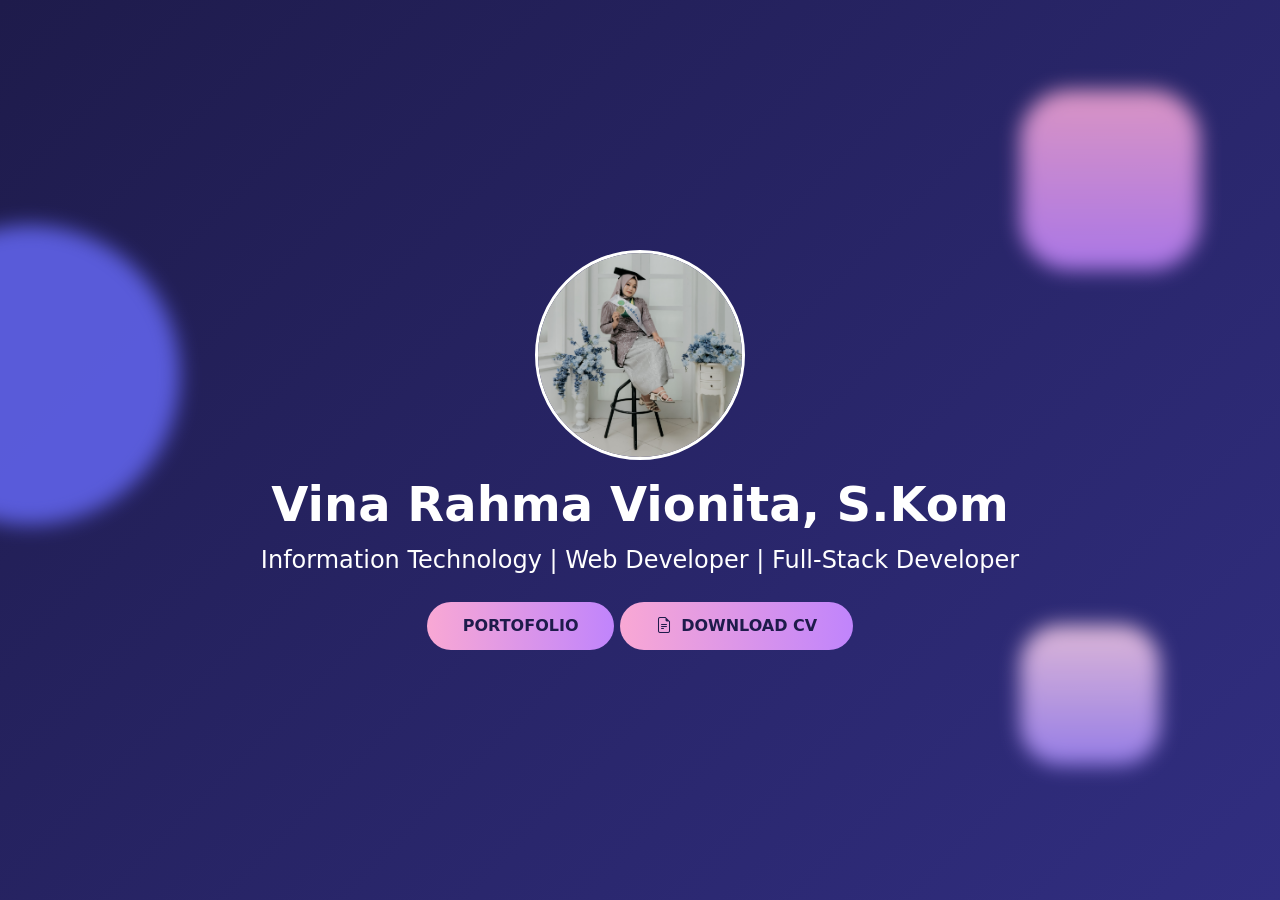
<file: index.html>
<!DOCTYPE html>
<html lang="en">

<head>
    <meta charset="UTF-8">
    <title>Vina Rahma Vionita | Web Developer</title>
    <meta name="viewport" content="width=device-width, initial-scale=1.0">

    <!-- Bootstrap 5 -->
    <link href="https://cdn.jsdelivr.net/npm/bootstrap@5.3.3/dist/css/bootstrap.min.css" rel="stylesheet">
    <link href="https://cdn.jsdelivr.net/npm/bootstrap-icons/font/bootstrap-icons.css" rel="stylesheet">
    <link rel="stylesheet" href="home.css">
</head>

<body>

    <!-- HERO -->
    <section class="hero d-flex align-items-center text-center" id="home">
        <div class="shape shape-1"></div>
        <div class="shape shape-2"></div>
        <div class="shape shape-3"></div>

        <div class="container position-relative hero-content">
            <img src="VINA (9).jpg" alt="Profile Photo" class="profile-photo mb-3 reveal delay-1">

            <h1 class="fw-bold display-5 mb-2 reveal delay-2">
                Vina Rahma Vionita, S.Kom
            </h1>

            <p class="fs-4 mb-4 reveal delay-3 job-title">
                Information Technology | Web Developer | Full-Stack Developer
            </p>

            <a href="about.html" id="btnPortfolio" class="btn btn-portfolio reveal delay-4">
                PORTOFOLIO
            </a>
            <a href="cv.pdf" id="btnPortfolio" class="btn btn-portfolio reveal delay-4" target="_blank">
                <i class="bi bi-file-earmark-text me-1"></i> DOWNLOAD CV
            </a>
        </div>
    </section>
</body>

</html>
</file>
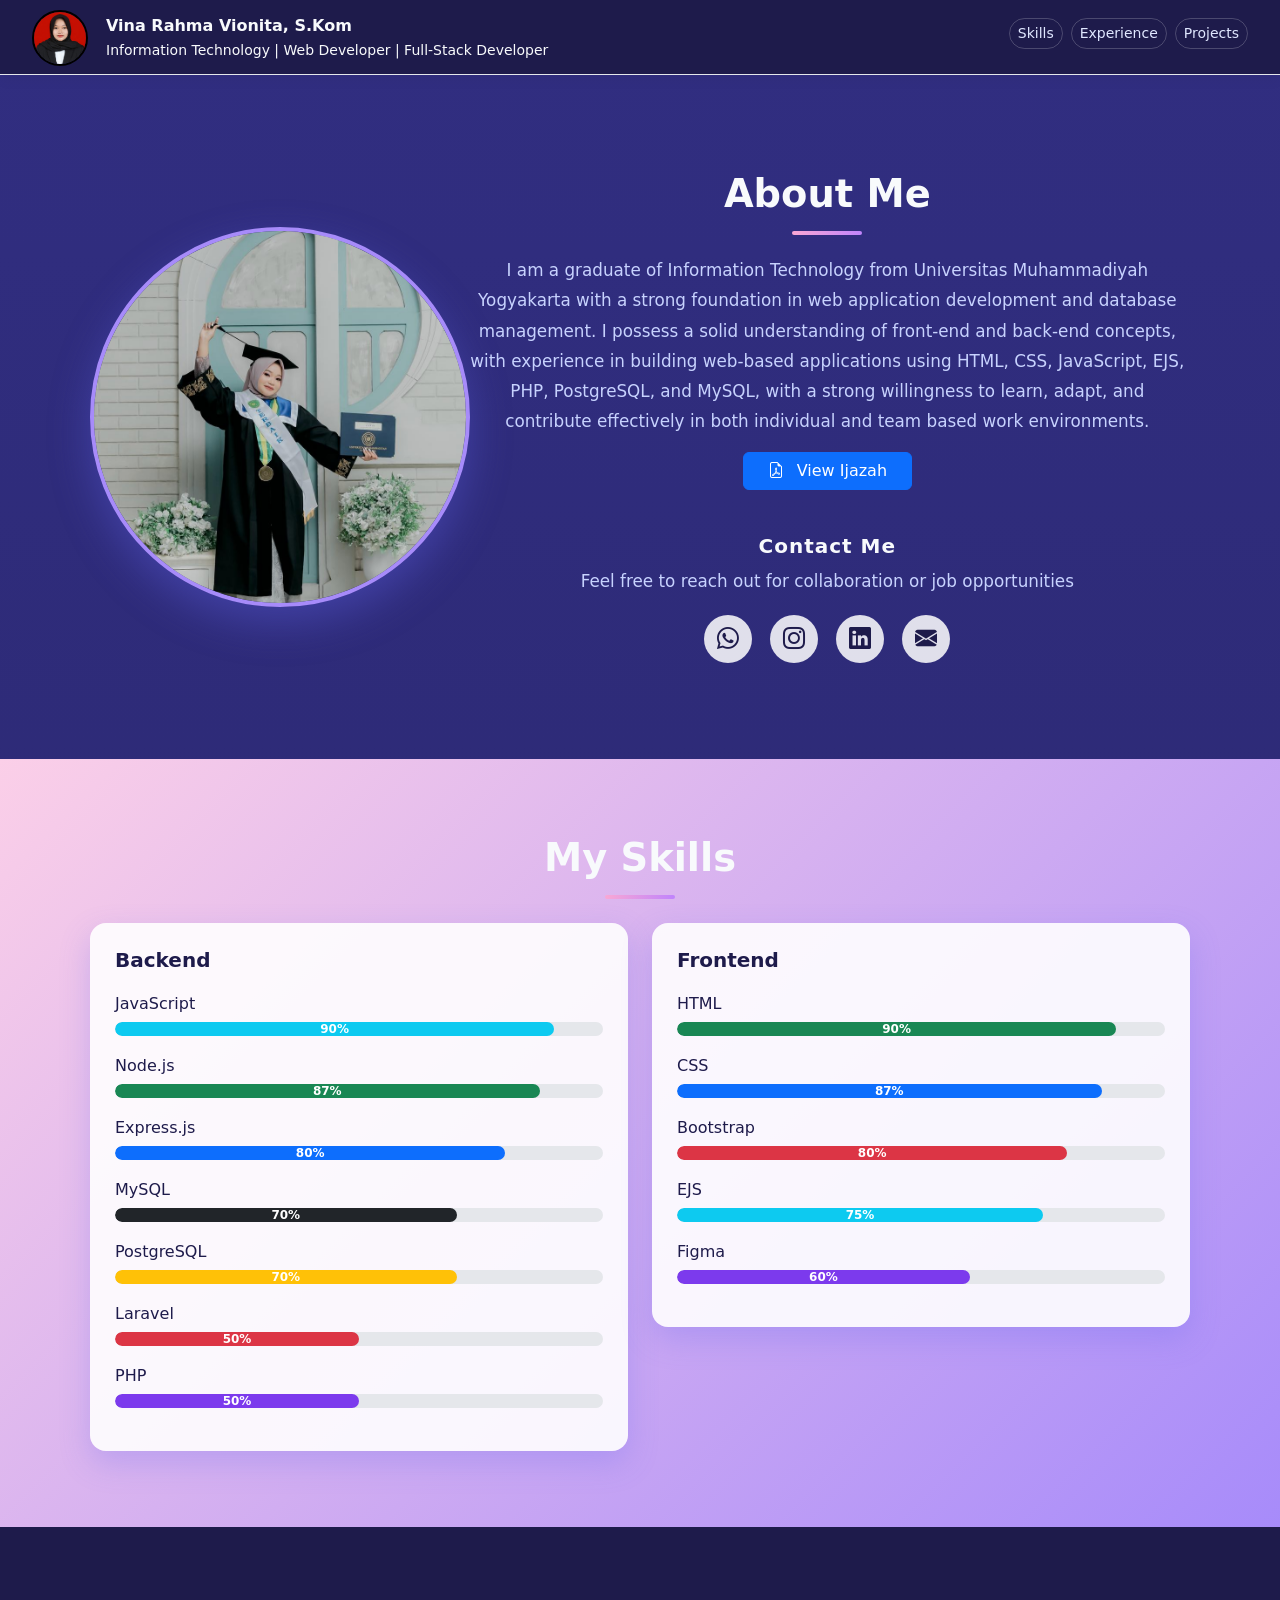
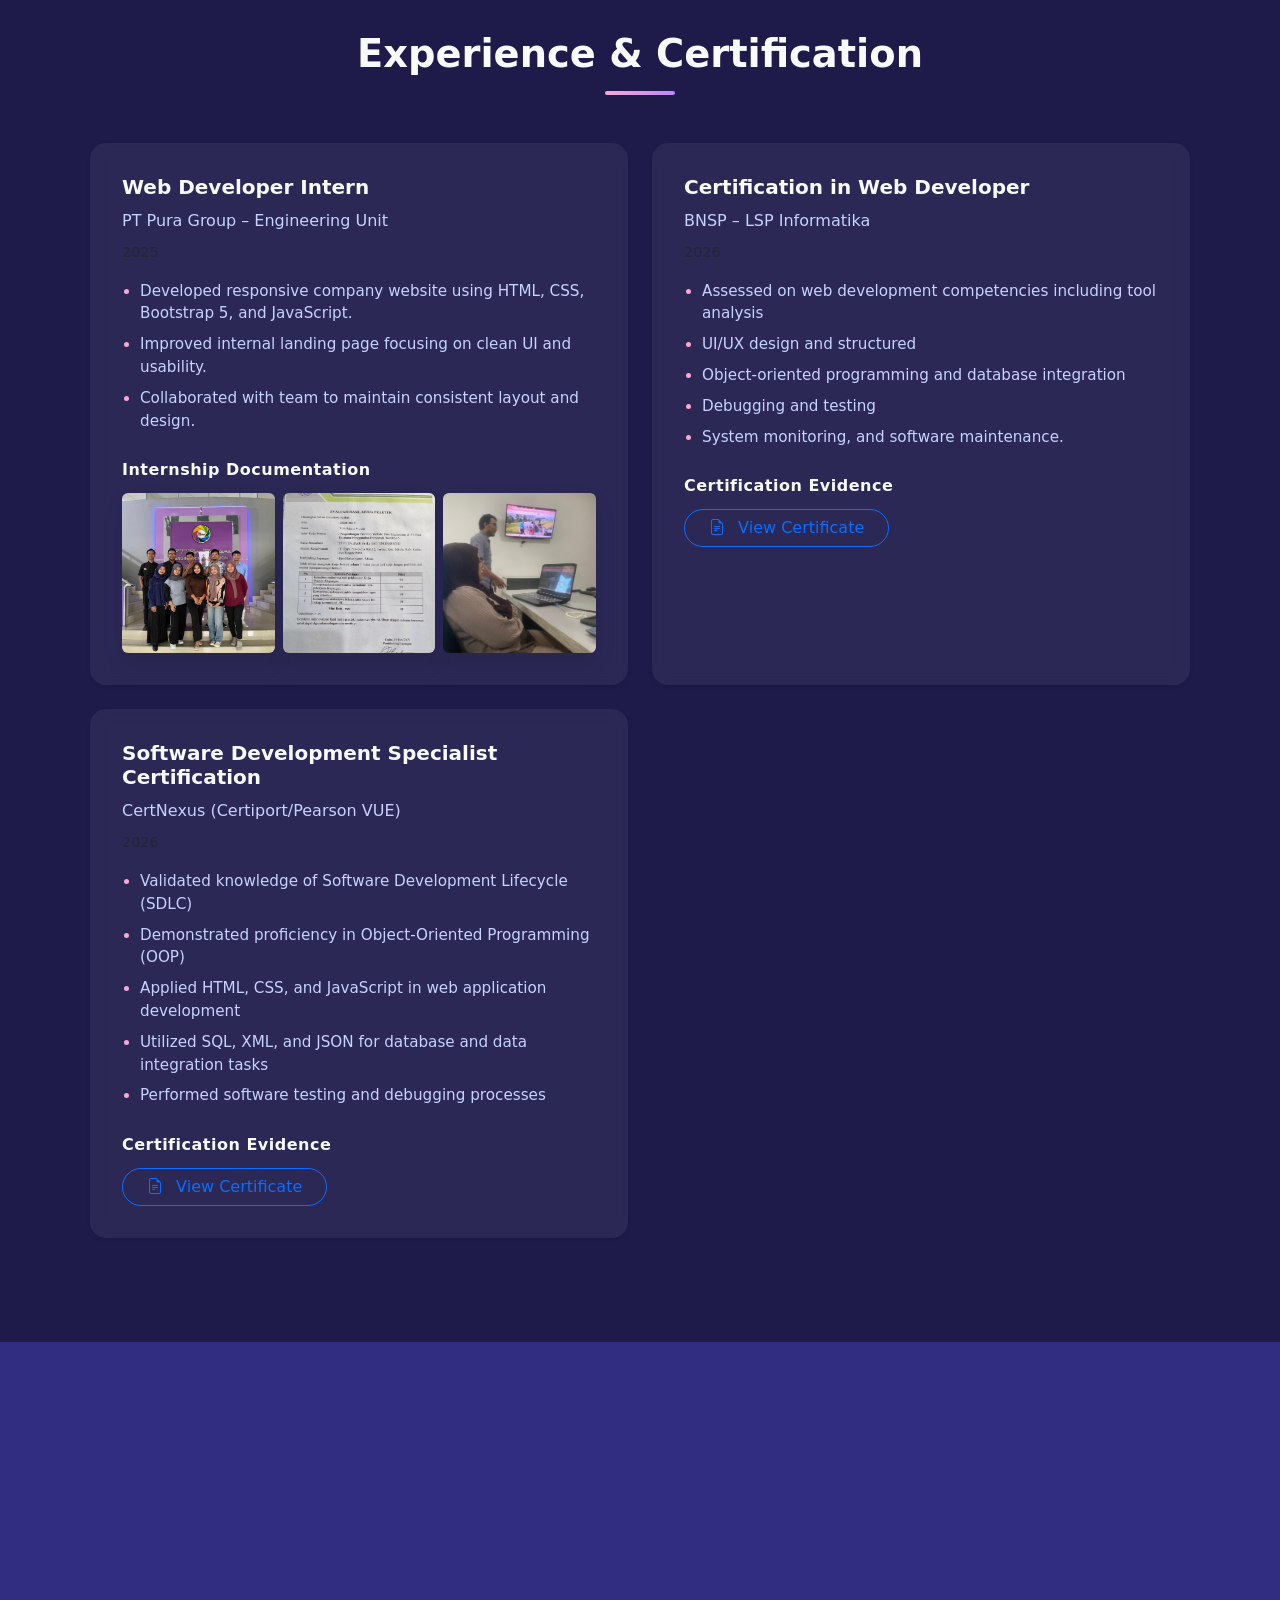
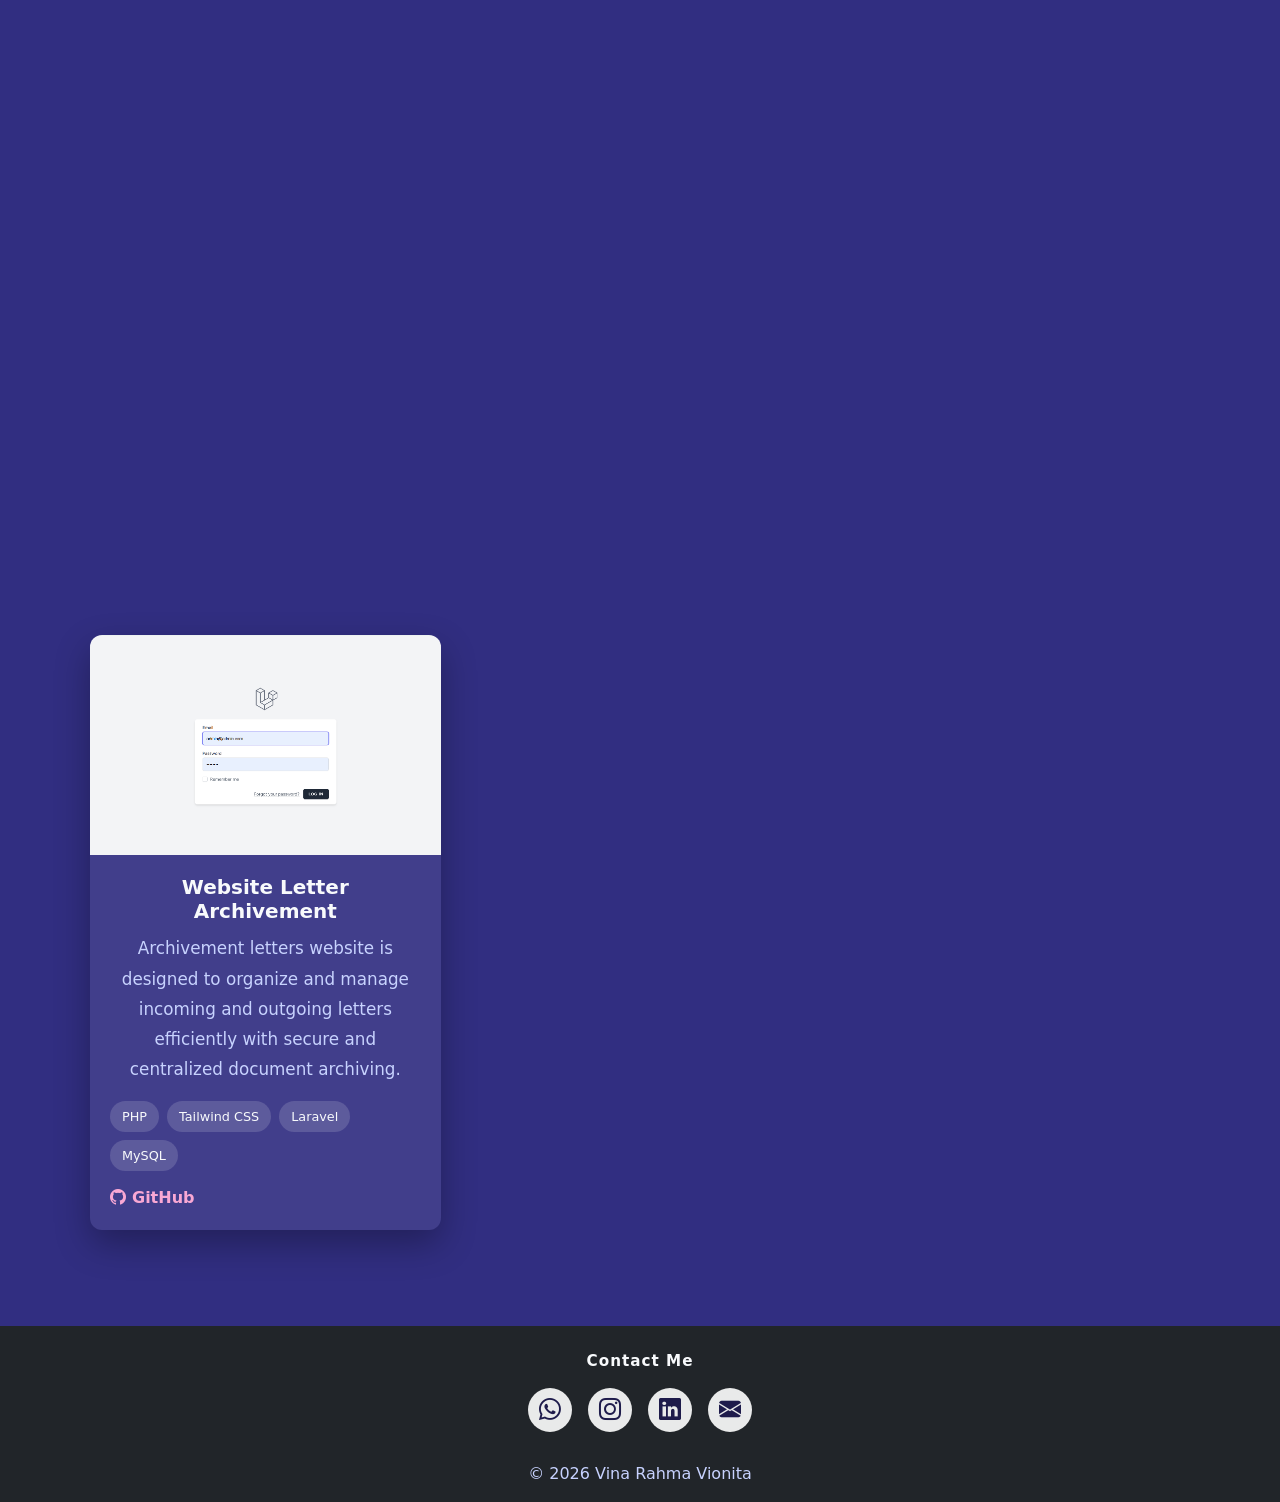
<file: about.html>
<!DOCTYPE html>
<html lang="en">

<head>
    <meta charset="UTF-8">
    <meta name="viewport" content="width=device-width, initial-scale=1.0">
    <title>About Me</title>

    <!-- Bootstrap 5 -->
    <link href="https://cdn.jsdelivr.net/npm/bootstrap@5.3.3/dist/css/bootstrap.min.css" rel="stylesheet">
    <link href="https://cdn.jsdelivr.net/npm/bootstrap-icons/font/bootstrap-icons.css" rel="stylesheet">
    <link rel="stylesheet" href="about.css">
</head>

<body>
    <header class="about-header">
        <div class="container-fluid">
            <div class="d-flex justify-content-between align-items-center">

                <!-- Profile -->
                <div id="headerProfile" class="d-flex align-items-center">
                    <img src="aku.jpg" alt="Profile">
                    <div class="ms-2">
                        <div class="fw-semibold">Vina Rahma Vionita, S.Kom</div>
                        <small class=""> Information Technology | Web Developer | Full-Stack Developer</small>
                    </div>
                </div>

                <!-- Navigation -->
                <nav class="header-nav d-flex gap-2">
                    <a href="#skills" class="btn btn-outline-primary btn-sm">Skills</a>
                    <a href="#experience" class="btn btn-outline-primary btn-sm">Experience</a>
                    <a href="#projects" class="btn btn-outline-primary btn-sm">Projects</a>
                </nav>

            </div>
        </div>
    </header>
    <div class="container mt-3">
        <div class="row align-items-center">

            <!-- FOTO KIRI -->
            <div class="col-lg-4 text-center mb-4 mb-lg-0">
                <img src="wsd.jpg" alt="Profile Photo" class="about-photo reveal delay-1">
            </div>

            <!-- KONTEN KANAN -->
            <div class="col-lg-8">
                <h2 class="section-title text-center reveal delay-2">About Me</h2>
                <p class="reveal delay-3">
                    I am a graduate of Information Technology from Universitas Muhammadiyah Yogyakarta with a strong
                    foundation
                    in web application development and database management. I possess a solid understanding of front-end
                    and
                    back-end concepts, with experience in building web-based applications using HTML, CSS, JavaScript,
                    EJS, PHP,
                    PostgreSQL, and MySQL, with a strong willingness to learn, adapt, and contribute effectively in both
                    individual and team based work environments.
                </p>
                <!-- BUTTON IJASAH -->
                <div class="text-center mt-3 reveal delay-3">
                    <a href="Ijazah.pdf" target="_blank" class="btn btn-primary px-4">
                        <i class="bi bi-file-earmark-pdf me-2"></i>
                        View Ijazah
                    </a>
                </div>

                <!-- CONTACT -->
                <div class="contact-title mt-4 mb-2 text-center reveal delay-4">
                    <h5>Contact Me</h5>
                    <p class="small">
                        Feel free to reach out for collaboration or job opportunities
                    </p>
                </div>

                <div class="contact-icons reveal delay-4">
                    <a href="https://wa.me/6285951522164" target="_blank" class="contact-link wa">
                        <i class="bi bi-whatsapp"></i>
                    </a>
                    <a href="https://instagram.com/vinarahma___" target="_blank" class="contact-link ig">
                        <i class="bi bi-instagram"></i>
                    </a>
                    <a href="https://www.linkedin.com/in/vina-rahma-vionita-a62244301" target="_blank"
                        class="contact-link li">
                        <i class="bi bi-linkedin"></i>
                    </a>
                    <a href="https://mail.google.com/mail/?view=cm&fs=1&to=vinarahmavionita824@gmail.com"
                        target="_blank" class="contact-link mail">
                        <i class="bi bi-envelope-fill"></i>
                    </a>
                </div>
            </div>

        </div>
    </div>

    <section id="skills" class="skills-section mt-3">
        <div class="container py-3">
            <h2 class="section-title text-center mb-4 reveal delay-1">My Skills</h2>

            <div class="row g-4">
                <!-- BACKEND -->
                <div class="col-md-6">
                    <div class="skill-card reveal delay-2">
                        <h5 class="skill-title">Backend</h5>

                        <div class="skill">
                            <span>JavaScript</span>
                            <div class="progress">
                                <div class="progress-bar bg-info" data-progress="90">0%</div>
                            </div>
                        </div>

                        <div class="skill">
                            <span>Node.js</span>
                            <div class="progress">
                                <div class="progress-bar bg-success" data-progress="87">0%</div>
                            </div>
                        </div>
                        <div class="skill">
                            <span>Express.js</span>
                            <div class="progress">
                                <div class="progress-bar bg-primary" data-progress="80">0%</div>
                            </div>
                        </div>

                        <div class="skill">
                            <span>MySQL</span>
                            <div class="progress">
                                <div class="progress-bar bg-dark" data-progress="70">0%</div>
                            </div>
                        </div>

                        <div class="skill">
                            <span>PostgreSQL</span>
                            <div class="progress">
                                <div class="progress-bar bg-warning" data-progress="70">0%</div>
                            </div>
                        </div>

                        <div class="skill">
                            <span>Laravel</span>
                            <div class="progress">
                                <div class="progress-bar bg-danger" data-progress="50">0%</div>
                            </div>
                        </div>

                        <div class="skill">
                            <span>PHP</span>
                            <div class="progress">
                                <div class="progress-bar bg-purple" data-progress="50">0%</div>
                            </div>
                        </div>

                    </div>
                </div>

                <!-- FRONTEND -->
                <div class="col-md-6">
                    <div class="skill-card reveal delay-3">
                        <h5 class="skill-title">Frontend</h5>

                        <div class="skill">
                            <span>HTML</span>
                            <div class="progress">
                                <div class="progress-bar bg-success" data-progress="90">0%</div>
                            </div>
                        </div>

                        <div class="skill">
                            <span>CSS</span>
                            <div class="progress">
                                <div class="progress-bar bg-primary" data-progress="87">0%</div>
                            </div>
                        </div>

                        <div class="skill">
                            <span>Bootstrap</span>
                            <div class="progress">
                                <div class="progress-bar bg-danger" data-progress="80">0%</div>
                            </div>
                        </div>

                        <div class="skill">
                            <span>EJS</span>
                            <div class="progress">
                                <div class="progress-bar bg-info" data-progress="75">0%</div>
                            </div>
                        </div>

                        <div class="skill">
                            <span>Figma</span>
                            <div class="progress">
                                <div class="progress-bar bg-purple" data-progress="60">0%</div>
                            </div>
                        </div>
                    </div>
                </div>
            </div>
        </div>
    </section>
    <!-- EXPERIENCE -->
    <section id="experience" class="bg-light py-4">
        <div class="container">
            <h2 class="section-title text-center mb-5 reveal delay-1">Experience & Certification</h2>

            <div class="row g-4">

                <!-- INTERNSHIP CARD -->
                <div class="col-lg-6">
                    <div class="card experience-card h-100 shadow-sm reveal delay-2">
                        <div class="card-body">
                            <h5 class="fw-bold">Web Developer Intern</h5>
                            <p class="mb-1 text-start">PT Pura Group – Engineering Unit</p>
                            <small class="text-muted">2025</small>

                            <ul class="mt-3">
                                <li>Developed responsive company website using HTML, CSS, Bootstrap 5, and JavaScript.
                                </li>
                                <li>Improved internal landing page focusing on clean UI and usability.</li>
                                <li>Collaborated with team to maintain consistent layout and design.</li>
                            </ul>

                            <!-- FOTO BUKTI MAGANG -->
                            <div class="mt-4 reveal delay-2">
                                <p class="fw-semibold mb-2 text-start">Internship Documentation</p>
                                <div class="row g-2">
                                    <div class="col-4">
                                        <img src="m1.jpg" class="img-fluid rounded experience-photo" alt="">
                                    </div>
                                    <div class="col-4">
                                        <img src="m2.jpg" class="img-fluid rounded experience-photo" alt="">
                                    </div>
                                    <div class="col-4">
                                        <img src="m3.jpg" class="img-fluid rounded experience-photo" alt="">
                                    </div>
                                </div>
                            </div>
                        </div>
                    </div>
                </div>

                <!-- CERTIFICATION CARD -->
                <div class="col-lg-6">
                    <div class="card experience-card h-100 shadow-sm reveal delay-3">
                        <div class="card-body">
                            <h5 class="fw-bold">Certification in Web Developer</h5>
                            <p class="mb-1 text-start">BNSP – LSP Informatika</p>
                            <small class="text-muted">2026</small>
                            <ul class="mt-3">
                                <li>Assessed on web development competencies including tool analysis </li>
                                <li>UI/UX design and structured </li>
                                <li>Object-oriented programming and database integration </li>
                                <li> Debugging and testing </li>
                                <li>System monitoring, and software maintenance.</li>
                            </ul>
                            <!-- CERTIFICATION EVIDENCE -->
                            <div class="mt-4">
                                <p class="fw-semibold mb-2 text-start">Certification Evidence</p>

                                <a href="SertificateWeb.pdf" target="_blank" class="btn btn-outline-primary px-4">
                                    <i class="bi bi-file-earmark-text me-2"></i>
                                    View Certificate
                                </a>
                            </div>
                        </div>
                    </div>
                </div>
                <div class="col-lg-6">
                    <div class="card experience-card h-100 shadow-sm reveal delay-3">
                        <div class="card-body">
                            <h5 class="fw-bold">Software Development Specialist Certification</h5>
                            <p class="mb-1 text-start">CertNexus (Certiport/Pearson VUE)</p>
                            <small class="text-muted">2026</small>
                            <ul class="mt-3">
                                <li>Validated knowledge of Software Development Lifecycle (SDLC)</li>
                                <li>Demonstrated proficiency in Object-Oriented Programming (OOP)</li>
                                <li>Applied HTML, CSS, and JavaScript in web application development </li>
                                <li>Utilized SQL, XML, and JSON for database and data integration tasks</li>
                                <li>Performed software testing and debugging processes</li>
                            </ul>
                            <!-- CERTIFICATION EVIDENCE -->
                            <div class="mt-4">
                                <p class="fw-semibold mb-2 text-start">Certification Evidence</p>

                                <a href="inter.pdf" target="_blank" class="btn btn-outline-primary px-4">
                                    <i class="bi bi-file-earmark-text me-2"></i>
                                    View Certificate
                                </a>
                            </div>
                        </div>
                    </div>
                </div>

            </div>
        </div>
    </section>

    <!-- PROJECTS -->
    <section id="projects" class="py-3">
        <div class="container">
            <h2 class="section-title text-center mb-5 reveal delay-1">Projects</h2>

            <div class="row g-4">

                <!-- Project 1 -->
                <div class="col-lg-4 col-md-6 reveal delay-2">
                    <div class="project-card h-100" data-title="Chatbot Prodi TI UMY" data-images='[
            "c1.png","c2.png","c3.png","c4.png","c5.png",
            "c6.png","c8.png","c9.png","c10.png","c11.png"
         ]'>

                        <!-- IMAGE (CLICK → MODAL GALLERY) -->
                        <div class="project-thumbnail" data-bs-toggle="modal" data-bs-target="#projectModal">
                            <img src="c1.png" class="d-block w-100" alt="Chatbot Prodi TI UMY">
                        </div>

                        <!-- CONTENT -->
                        <div class="project-content">
                            <h5>Chatbot Prodi TI UMY</h5>
                            <p class="project-desc">
                                Web-based academic consultation chatbot developed using the Waterfall development method
                                and AI via openrouter.ai, with login integrated directly with Moodle MyKlass UMY,
                                designed to provide fast and structured academic information for IT UMY students.
                            </p>

                            <ul class="project-tech">
                                <li>EJS</li>
                                <li>CSS</li>
                                <li>Node.js</li>
                                <li>Express.js</li>
                                <li>JavaScript</li>
                                <li>PostgreSQL</li>
                            </ul>

                            <div class="project-links">
                                <a href="https://github.com/VinaRahmaVionita/Chatbot_ProdiTI" target="_blank">
                                    <i class="bi bi-github"></i> GitHub
                                </a>
                            </div>
                        </div>

                    </div>
                </div>

                <!-- Project 2 -->
                <div class="col-lg-4 col-md-6 reveal delay-3">
                    <div class="project-card h-100" data-title="Website Pura Engineering" data-images='[
            "p1.png","p2.png","p3.png","p4.png","p5.png",
            "p6.png","p7.png","p8.png","p9.png","p10.png"
         ]'>

                        <!-- IMAGE (CLICK → MODAL) -->
                        <div class="project-thumbnail" data-bs-toggle="modal" data-bs-target="#projectModal">
                            <img src="p1.png" class="d-block w-100" alt="">
                        </div>

                        <!-- CONTENT -->
                        <div class="project-content">
                            <h5>Website Pura Engineering</h5>
                            <p class="project-desc">
                                The Pura Engineering website is designed to present company information clearly and
                                professionally, providing easy access to services, products, and internal resources
                                through a responsive and user-friendly interface.
                            </p>

                            <ul class="project-tech">
                                <li>HTML</li>
                                <li>CSS</li>
                                <li>Bootstrap 5</li>
                                <li>JavaScript</li>
                            </ul>

                            <div class="project-links">
                                <a href="https://github.com/VinaRahmaVionita/Magang_PuraEngineering">
                                    <i class="bi bi-github"></i> GitHub
                                </a>
                                <a href="https://vinarahmavionita.github.io/Magang_PuraEngineering/" target="_blank">
                                    <i class="bi bi-box-arrow-up-right"></i> Live
                                </a>
                            </div>
                        </div>
                    </div>
                </div>

                <!-- Project 3 -->
                <div class="col-lg-4 col-md-6 reveal delay-4 ">
                    <div class="project-card h-100" data-title="Website Rapor PKBM Reksonegaran" data-images='[
            "r1.png","r2.png","r3.png","r4.png","r5.png","r6.png"
         ]'>

                        <div class="project-thumbnail" data-bs-toggle="modal" data-bs-target="#projectModal">
                            <img src="r1.png" class="d-block w-100" alt="">
                        </div>

                        <div class="project-content">
                            <h5>Website Rapor PKBM Reksonegaran</h5>
                            <p class="project-desc">
                                The PKBM Reksonegaran report website is designed to simplify academic reporting by
                                allowing students to independently download and print report cards in PDF format.
                            </p>

                            <ul class="project-tech">
                                <li>EJS</li>
                                <li>CSS</li>
                                <li>Node.js</li>
                                <li>Express.js</li>
                                <li>JavaScript</li>
                                <li>MySQL</li>
                            </ul>

                            <div class="project-links">
                                <a href="https://github.com/VinaRahmaVionita/PKBM">
                                    <i class="bi bi-github"></i> GitHub
                                </a>
                                <a href="rapor.pdf" target="_blank">
                                    <i class="bi bi-box-arrow-up-right"></i> Raport Result
                                </a>
                            </div>
                        </div>
                    </div>
                </div>

                <!-- Project 4 -->
                <div class="col-lg-4 col-md-6 reveal delay-5">
                    <div class="project-card h-100" data-title="Website Letter Archivement" data-images='[
            "l1.png","l2.png","l3.png","l4.png",
            "l5.png","l6.png","l7.png","l8.png"
         ]'>

                        <div class="project-thumbnail" data-bs-toggle="modal" data-bs-target="#projectModal">
                            <img src="l1.png" class="d-block w-100" alt="">
                        </div>

                        <div class="project-content">
                            <h5>Website Letter Archivement</h5>
                            <p class="project-desc">
                                Archivement letters website is designed to organize and manage incoming and outgoing
                                letters efficiently with secure and centralized document archiving.
                            </p>

                            <ul class="project-tech">
                                <li>PHP</li>
                                <li>Tailwind CSS</li>
                                <li>Laravel</li>
                                <li>MySQL</li>
                            </ul>

                            <div class="project-links">
                                <a href="https://github.com/VinaRahmaVionita/arsip_surat1">
                                    <i class="bi bi-github"></i> GitHub
                                </a>
                            </div>
                        </div>
                    </div>
                </div>
            </div>
        </div>
    </section>

    <!-- MODAL GALLERY -->
    <div class="modal fade" id="projectModal" tabindex="-1">
        <div class="modal-dialog modal-dialog-centered modal-xl modal-fullscreen-md-down">
            <div class="modal-content bg-dark">

                <div class="modal-header border-0">
                    <h5 class="modal-title text-white" id="modalTitle"></h5>
                    <button type="button" class="btn-close btn-close-white" data-bs-dismiss="modal"></button>
                </div>

                <!-- 🔥 PENTING -->
                <div class="modal-body project-modal-body">
                    <div id="modalCarousel" class="carousel slide h-100" data-bs-ride="false">
                        <div class="carousel-inner h-100" id="modalCarouselInner"></div>

                        <button class="carousel-control-prev" type="button" data-bs-target="#modalCarousel"
                            data-bs-slide="prev">
                            <span class="carousel-control-prev-icon"></span>
                        </button>

                        <button class="carousel-control-next" type="button" data-bs-target="#modalCarousel"
                            data-bs-slide="next">
                            <span class="carousel-control-next-icon"></span>
                        </button>
                    </div>
                </div>

            </div>
        </div>
    </div>


    <!-- FOOTER -->
    <footer class="bg-dark text-white text-center py-3">
        <h6 class="footer-title">Contact Me</h6>
        <div class="contact-icons">
            <a href="https://wa.me/6285951522164" target="_blank" class="contact-link wa">
                <i class="bi bi-whatsapp"></i>
            </a>
            <a href="https://instagram.com/vinarahma___" target="_blank" class="contact-link ig">
                <i class="bi bi-instagram"></i>
            </a>
            <a href="https://www.linkedin.com/in/vina-rahma-vionita-a62244301" target="_blank" class="contact-link li">
                <i class="bi bi-linkedin"></i>
            </a>
            <a href="https://mail.google.com/mail/?view=cm&fs=1&to=vinarahmavionita824@gmail.com" target="_blank"
                class="contact-link mail">
                <i class="bi bi-envelope-fill"></i>
            </a>
        </div>
        <p class="mb-0">© 2026 Vina Rahma Vionita</p>
    </footer>
    <script src="https://cdn.jsdelivr.net/npm/bootstrap@5.3.3/dist/js/bootstrap.bundle.min.js"></script>

    <script>
        document.querySelectorAll('.project-card').forEach(card => {
            card.addEventListener('click', () => {

                const title = card.dataset.title;
                const images = JSON.parse(card.dataset.images);

                document.getElementById('modalTitle').textContent = title;

                const carouselInner = document.getElementById('modalCarouselInner');
                carouselInner.innerHTML = '';

                images.forEach((img, index) => {
                    carouselInner.innerHTML += `
                <div class="carousel-item ${index === 0 ? 'active' : ''}">
                    <img src="${img}" class="d-block w-100 modal-img">
                </div>
            `;
                });
            });
        });
        document.addEventListener("DOMContentLoaded", function () {

            const reveals = document.querySelectorAll('.reveal');

            const observer = new IntersectionObserver(
                entries => {
                    entries.forEach(entry => {
                        if (entry.isIntersecting) {
                            entry.target.classList.add('show');
                            observer.unobserve(entry.target); // animasi sekali
                        }
                    });
                },
                { threshold: 0.15 }
            );

            // 🔥 INI YANG KAMU LUPA
            reveals.forEach(el => observer.observe(el));

        });

        document.addEventListener("DOMContentLoaded", function () {

            const skillCards = document.querySelectorAll(".skill-card");

            const skillObserver = new IntersectionObserver(
                entries => {
                    entries.forEach(entry => {
                        if (entry.isIntersecting) {

                            const bars = entry.target.querySelectorAll(".progress-bar");

                            bars.forEach(bar => {
                                const value = bar.dataset.progress;
                                bar.style.width = value + "%";
                                bar.textContent = value + "%";
                            });

                            skillObserver.unobserve(entry.target); // jalan sekali
                        }
                    });
                },
                { threshold: 0.4 }
            );

            skillCards.forEach(card => skillObserver.observe(card));
        });
    </script>

</body>

</html>
</file>
<file: home.css>
body {
     scroll-behavior: smooth;
     overflow-x: hidden;
 }

 /* ===== HERO ===== */
 .hero {
     min-height: 100vh;
     background: linear-gradient(135deg, #1e1b4b, #312e81);
     position: relative;
     color: white;
 }

 .shape {
     position: absolute;
     border-radius: 50%;
     filter: blur(10px);
     opacity: 0.85;
 }

 .shape-1 {
     width: 300px;
     height: 300px;
     background: #6366f1;
     top: 25%;
     left: -120px;
 }

 .shape-2 {
     width: 180px;
     height: 180px;
     background: linear-gradient(180deg, #f9a8d4, #c084fc);
     top: 10%;
     right: 80px;
     border-radius: 50px;
 }

 .shape-3 {
     width: 140px;
     height: 140px;
     background: linear-gradient(180deg, #fbcfe8, #a78bfa);
     bottom: 15%;
     right: 120px;
     border-radius: 40px;
 }

 .profile-icon {
     width: 90px;
     height: 90px;
     border-radius: 50%;
     border: 2px solid white;
     display: flex;
     align-items: center;
     justify-content: center;
     font-size: 36px;
     margin: 0 auto 20px;
 }

 .btn-portfolio {
     background: linear-gradient(90deg, #f9a8d4, #c084fc);
     color: #1e1b4b;
     border-radius: 30px;
     padding: 12px 36px;
     font-weight: 600;
     border: none;
 }

 .profile-photo {
     width: 210px;
     height: 210px;
     object-fit: cover;
     border-radius: 50%;
     border: 3px solid white;
 }

 #profileWrapper {
  transition: all 0.9s ease-in-out;
}

body.go-about #profileWrapper {
  position: fixed;
  top: 20px;
  right: 20px;
  display: flex;
  align-items: center;
  gap: 12px;
  transform: scale(0.6);
  z-index: 9999;
}

body.go-about .profile-photo {
  width: 60px;
  height: 60px;
}

/* ===== HERO CONTENT ANIMATION ===== */
.hero-content {
    opacity: 1;
}

/* initial state */
.reveal {
    opacity: 0;
    transform: translateY(40px) scale(0.96);
    animation: revealUp 1s ease forwards;
}

/* delay animation */
.delay-1 { animation-delay: 0.4s; }
.delay-2 { animation-delay: 0.7s; }
.delay-3 { animation-delay: 1s; }
.delay-4 { animation-delay: 1.3s; }

@keyframes revealUp {
    to {
        opacity: 1;
        transform: translateY(0) scale(1);
    }
}

/* ===== FLOATING SHAPES ===== */
.shape-1 {
    animation: float 8s ease-in-out infinite;
}
.shape-2 {
    animation: float 10s ease-in-out infinite;
}
.shape-3 {
    animation: float 12s ease-in-out infinite;
}

@keyframes float {
    0%, 100% {
        transform: translateY(0);
    }
    50% {
        transform: translateY(-25px);
    }
}
</file>
<file: about.css>
/* ===== HEADER ===== */
body {
    background: linear-gradient(180deg,
            #312e81 0%,
            #1e1b4b 100%);
    color: #f8fafc;
}

.about-header {
    position: sticky;
    top: 0;
    z-index: 1000;
    padding: 12px 20px;
    box-shadow: 0 4px 14px rgba(0, 0, 0, 0.05);
    background: rgba(221, 220, 223, 0.9);
    backdrop-filter: blur(10px);
    border-bottom: 1px solid rgba(255, 255, 255, 0.08);
}

.about-header img {
    width: 42px;
    height: 42px;
    border-radius: 50%;
    object-fit: cover;
}

.header-nav .btn {
    border-radius: 20px;
    font-weight: 500;
    transition: all 0.3s ease;
    color: #e0e7ff;
    border-color: rgba(255, 255, 255, 0.2);
}

.header-nav .btn:hover {
    background: linear-gradient(90deg, #f9a8d4, #6366f1);
    color: #1e1b4b;
    border-color: transparent;
}

.about-header {
    height: 75px;
    background: #1e1b4b;
    border-bottom: 1px solid #e5e7eb;
    padding: 0 20px;
    position: sticky;
    top: 0;
    z-index: 1000;
}

#headerProfile img {
    border: 2px solid #a78bfa;
}

.about-photo {
    width: 380px;
    height: 380px;
    object-fit: cover;
    border-radius: 50%;
    /* ⬅️ ini kuncinya */
    border: 4px solid #a78bfa;
    box-shadow: 0 16px 40px rgba(99, 102, 241, 0.35);
    /* opsional, biar clean */
}

/* Mobile */
@media (max-width: 768px) {
    .about-photo {
        width: 180px;
        height: 180px;
    }
}

/* Profile */
#headerProfile {
    gap: 10px;
    padding-top: 10px;
}

#headerProfile img {
    width: 56px;
    height: 56px;
    border-radius: 50%;
    object-fit: cover;
    border: 2px solid #000000;
}

/* ===== ABOUT SECTION ===== */
.container {
    padding: 80px 20px;
}

/* Title */
.section-title {
    font-size: 2.4rem;
    font-weight: 700;
    color: #f8fafc;
    margin-bottom: 20px;
    position: relative;
}

/* garis bawah halus */
.section-title::after {
    content: "";
    display: block;
    width: 70px;
    height: 4px;
    background: linear-gradient(90deg, #f9a8d4, #c084fc);
    margin: 14px auto 0;
    border-radius: 10px;
}

/* Description */
.container p {
    font-size: 1.05rem;
    line-height: 1.8;
    color: #c7d2fe;
    text-align: center;
}

/* ===== SKILLS SECTION ===== */
.skills-section {
    padding: 60px 0;
    background: linear-gradient(135deg, #fbcfe8, #a78bfa);
    color: #1e1b4b;
}

.skill-card {
    background: rgba(255, 255, 255, 0.9);
    box-shadow: 0 12px 30px rgba(99, 102, 241, 0.25);
    padding: 25px;
    border-radius: 16px;
}

.skill-title {
    font-weight: 700;
    color: #1e1b4b;
    margin-bottom: 20px;
}

.skill {
    margin-bottom: 18px;
}

.skill span {
    display: block;
    font-weight: 500;
    margin-bottom: 6px;
}

.progress {
    height: 14px;
    border-radius: 30px;
    background: rgba(30, 27, 75, 0.15);
    background-color: #e5e7eb;
}

.progress-bar {
    border-radius: 30px;
    font-size: 12px;
    font-weight: 600;
    transition: width 1s ease-in-out;
}

/* Custom color */
.bg-purple {
    background: #7c3aed;
}


/* ===== RESPONSIVE ===== */
@media (max-width: 768px) {
    .section-title {
        font-size: 2rem;
    }

    .container p {
        font-size: 1rem;
    }
}

/* ===== CONTACT ICONS ===== */

.contact-title h5 {
    padding-top: 20px;
    font-weight: 700;
    letter-spacing: 1px;
}

.contact-title p {
    margin-bottom: 0;
}


.contact-icons {
    padding-top: 10px;
    display: flex;
    justify-content: center;
    gap: 18px;
}

.contact-link {
    width: 48px;
    height: 48px;
    border-radius: 50%;
    background: rgba(255, 255, 255, 0.85);
    color: #1e1b4b;
    display: flex;
    align-items: center;
    justify-content: center;
    font-size: 22px;
    transition: all 0.3s ease;
}

.contact-link:hover {
    transform: translateY(-5px);
    color: white;
    background: linear-gradient(135deg, #f9a8d4, #6366f1);
}

/* Brand colors */
.contact-link.wa:hover {
    background: #25D366;
}

.contact-link.ig:hover {
    background: linear-gradient(45deg, #f58529, #dd2a7b, #8134af);
}

.contact-link.li:hover {
    background: #0A66C2;
}

.contact-link.mail:hover {
    background: #ef4444;
}

/*EXPERIENCE SECTION*/
/* ===== EXPERIENCE SECTION ===== */
#experience {
    padding: 80px 0;
    background: #1e1b4b !important;
}

/* Card Experience */
/* EXPERIENCE */
.experience-card {
    background: rgba(255, 255, 255, 0.06);
    backdrop-filter: blur(8px);
    border-radius: 16px;
    border: none;
}

.experience-card ul {
    padding-left: 18px;
}

.experience-card li {
    margin-bottom: 8px;
    color: #4b5563;
    font-size: 0.95rem;
}

#experience .card:hover {
    transform: translateY(-6px);
    box-shadow: 0 18px 40px rgba(0, 0, 0, 0.12);
}

/* Card Body */
#experience .card-body {
    padding: 32px;
}

/* Job Title */
#experience h5 {
    font-size: 1.25rem;
    font-weight: 700;
    color: #111827;
}

/* Company Name */
#experience p {
    font-size: 1rem;
    color: #6b7280;
}

/* Year */
#experience small {
    font-size: 0.9rem;
    color: #9ca3af;
}

/* custom bullet */
#experience ul li::marker {
    color: #6366f1;
}

/* Section Subtitle */
#experience .fw-semibold {
    color: #111827;
    letter-spacing: 0.5px;
}

/* ===== EXPERIENCE PHOTOS ===== */
.experience-photo {
    width: 100%;
    height: 160px;
    border-radius: 14px;
    object-fit: cover;
    box-shadow: 0 10px 22px rgba(0, 0, 0, 0.08);
    transition: all 0.35s ease;
    cursor: pointer;
}

.experience-photo:hover {
    transform: scale(1.06);
    box-shadow: 0 16px 36px rgba(0, 0, 0, 0.18);
}

#experience h5,
#experience .fw-semibold {
    color: #f8fafc;
}

#experience p,
#experience li {
    color: #c7d2fe;
}

#experience ul li::marker {
    color: #f9a8d4;
}

/* ===== RESPONSIVE ===== */
@media (max-width: 768px) {
    #experience {
        padding: 60px 0;
    }

    #experience .card-body {
        padding: 24px;
    }

    .experience-photo {
        height: 140px;
    }
}

@media (max-width: 576px) {
    .experience-photo {
        height: 120px;
    }
}

/*sertifikasi*/
.btn-outline-primary {
    border-radius: 30px;
    font-weight: 500;
    transition: all 0.3s ease;
}

.btn-outline-primary:hover {
    background: #4f46e5;
    border-color: #4f46e5;
    color: #fff;
}

/*PROJECTS SECTION*/
#projects {
    background: #312e81;
}

.section-title {
    font-weight: 700;
}

.project-card {
    background: rgba(255, 255, 255, 0.08);
    box-shadow: 0 14px 35px rgba(0, 0, 0, 0.3);
    border-radius: 12px;
    overflow: hidden;
    transition: transform 0.3s ease, box-shadow 0.3s ease;
}

.project-card:hover {
    transform: translateY(-8px);
    box-shadow: 0 20px 40px rgba(0, 0, 0, 0.12);
}

.project-card img {
    width: 100%;
    height: 220px;
    object-fit: cover;
}

.project-content {
    padding: 20px;
    color: #f8fafc;
}

.project-content h5 {
    font-weight: 700;
    margin-bottom: 10px;
    text-align: center;
}

.project-desc {
    font-size: 0.95rem;
    color: #c7d2fe;
}

.project-tech {
    list-style: none;
    padding: 0;
    display: flex;
    flex-wrap: wrap;
    gap: 8px;
    margin: 15px 0;
}

.project-tech li {
    background: rgba(255, 255, 255, 0.15);
    color: #f8fafc;
    padding: 6px 12px;
    border-radius: 20px;
    font-size: 0.8rem;
    font-weight: 500;
}

.project-links {
    display: flex;
    gap: 15px;
}

.project-links a {
    text-decoration: none;
    font-weight: 600;
    color: #f9a8d4;
    display: flex;
    align-items: center;
    gap: 6px;
}

.project-links a:hover {
    text-decoration: underline;
}

.hidden {
    opacity: 0;
    transform: translateY(30px);
}

.show {
    opacity: 1;
    transform: translateY(0);
    transition: all 0.6s ease;
}

/*coursel*/
/* CARD carousel only */
.project-card .carousel-inner img,
.project-card img {
    height: 220px;
    object-fit: cover;
}

.carousel-control-prev,
.carousel-control-next {
    width: 10%;
}

.carousel-control-prev-icon,
.carousel-control-next-icon {
    background-size: 100%;
    filter: drop-shadow(0 2px 4px rgba(0, 0, 0, 0.6));
}

/* CARD IMAGE */
.project-carousel img {
    height: 220px;
    object-fit: cover;
    cursor: pointer;
}

/* PANAH MODAL */
.modal .carousel-control-prev-icon,
.modal .carousel-control-next-icon {
    filter: drop-shadow(0 4px 6px rgba(0, 0, 0, 0.8));
}

/* HOVER INDICATION */
.project-carousel::after {
    content: "Click to view gallery";
    position: absolute;
    inset: 0;
    background: rgba(0, 0, 0, 0.4);
    color: #fff;
    font-weight: 600;
    display: flex;
    align-items: center;
    justify-content: center;
    opacity: 0;
    transition: 0.3s;
}

.project-carousel:hover::after {
    opacity: 1;
}

/* ================= MODAL FULL FIX ================= */
/* modal full layar */
#projectModal .modal-dialog {
    height: 80vh;
    max-width: 90%;
    margin-left: 10%;
    margin-right: 10%;
}

#projectModal .modal-content {
    height: 95vh;
    border-radius: 0;
}

/* header */
#projectModal .modal-header {
    height: 60px;
}

/* body */
#projectModal .project-modal-body {
    height: calc(100vh - 60px);
    padding: 0;
}

/* carousel full */
#modalCarousel,
#modalCarousel .carousel-inner,
#modalCarousel .carousel-item {
    height: 100%;
}

/* IMAGE */
/* IMAGE — JANGAN KEPOTONG */
.modal-img {
    width: 90%;
    height: 90%;
    object-fit: contain;
    /* 🔥 KUNCI UTAMA */
    pointer-events: none;
}


/* PANAH */
#projectModal .carousel-control-prev,
#projectModal .carousel-control-next {
    z-index: 20;
    width: 12%;
}

#projectModal .carousel-control-prev-icon,
#projectModal .carousel-control-next-icon {
    filter: drop-shadow(0 4px 6px rgba(0, 0, 0, 0.9));
}

/* ===== FOOTER ===== */
footer {
    background: #1e1b4b !important;
    /* override bg-dark */
    color: #e5e7eb;
    padding: 30px 20px;
    text-align: center;
}

/* copyright */
footer p {
    font-size: 1rem;
    color: #c7d2fe;
    margin-bottom: 6px;
    margin-top: 30px;
}

/* Contact title */
footer h6.footer-title {
    display: block;
    font-size: 0.95rem;
    font-weight: 600;
    letter-spacing: 1px;
    padding-top: 10px;
    color: #f8fafc;
}

/* Contact icons container */
footer .contact-icons {
    display: flex;
    justify-content: center;
    gap: 16px;
    margin-top: 8px;
}

/* Icon base */
footer .contact-link {
    width: 44px;
    height: 44px;
    border-radius: 50%;
    background: rgba(255, 255, 255, 0.9);
    color: #1e1b4b;
    display: flex;
    align-items: center;
    justify-content: center;
    transition: all 0.3s ease;
}

/* Hover effect umum */
footer .contact-link:hover {
    transform: translateY(-5px) scale(1.05);
    color: #ffffff;
}

/* Brand hover colors */
footer .contact-link.wa:hover {
    background: #25D366;
}

footer .contact-link.ig:hover {
    background: linear-gradient(45deg, #f58529, #dd2a7b, #8134af);
}

footer .contact-link.li:hover {
    background: #0A66C2;
}

footer .contact-link.mail:hover {
    background: #ef4444;
}

/* Responsive */
@media (max-width: 576px) {
    footer {
        padding: 24px 16px;
    }

    footer .contact-link {
        width: 40px;
        height: 40px;
        font-size: 18px;
    }
}

/* ===== SCROLL / LOAD ANIMATION ===== */
.reveal {
    opacity: 0;
    transform: translateY(40px);
    transition: all 0.8s ease;
}

.reveal.show {
    opacity: 1;
    transform: translateY(0);
}

/* Delay variasi (opsional) */
.reveal.delay-1 {
    transition-delay: 0.2s;
}

.reveal.delay-2 {
    transition-delay: 0.4s;
}

.reveal.delay-3 {
    transition-delay: 0.6s;
}

.reveal.delay-4 {
    transition-delay: 0.8s;
}

.reveal.delay-5 {
    transition-delay: 1s;
}

.progress-bar {
    width: 0;
    transition: width 1.4s ease-in-out;
}
</file>
